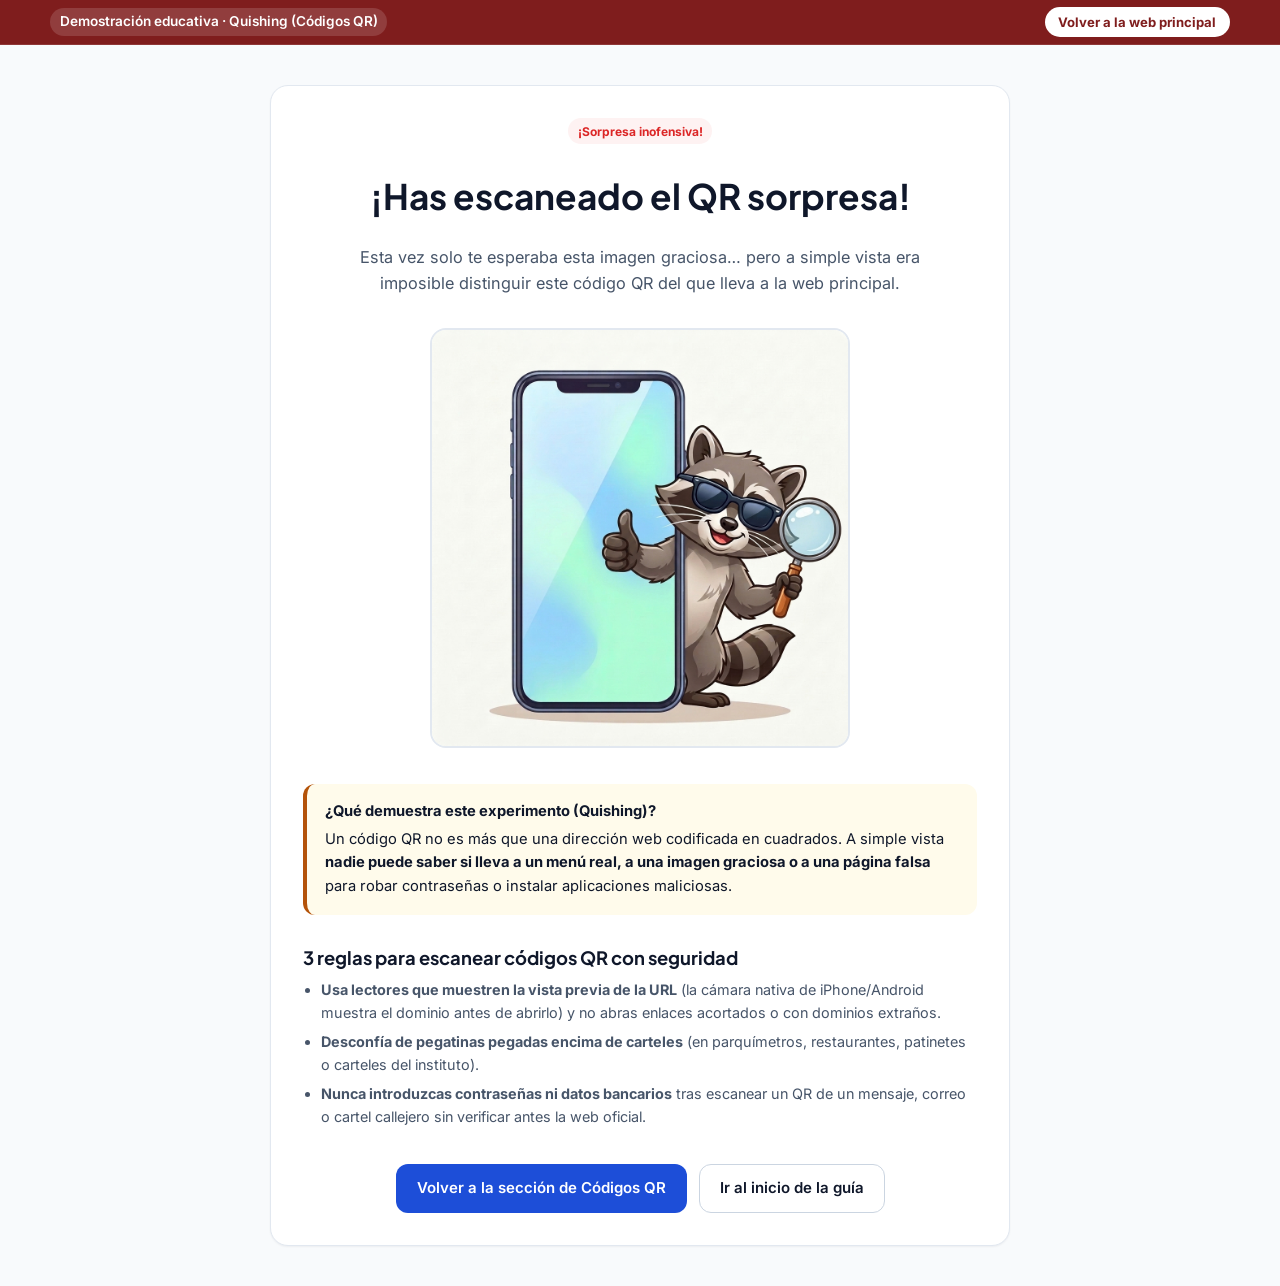
<file: sorpresa.html>
<!DOCTYPE html>
<html lang="es">
<head>
  <meta charset="UTF-8" />
  <meta name="viewport" content="width=device-width, initial-scale=1.0" />
  <title>¡Sorpresa QR! Demostración de Quishing | Familia Cibersegura</title>
  <link rel="preconnect" href="https://fonts.googleapis.com" />
  <link rel="preconnect" href="https://fonts.gstatic.com" crossorigin />
  <link href="https://fonts.googleapis.com/css2?family=Inter:wght@400;600;700&family=Plus+Jakarta+Sans:wght@700;800&display=swap" rel="stylesheet" />
  <link rel="stylesheet" href="css/styles.css" />
</head>
<body>
  <div class="sos-strip">
    <div class="container sos-strip-inner">
      <span class="sos-pill">Demostración educativa · Quishing (Códigos QR)</span>
      <a href="./" class="sos-btn" style="text-decoration:none;">Volver a la web principal</a>
    </div>
  </div>

  <main class="section" style="border-bottom:none;padding:2.5rem 0;">
    <div class="container" style="max-width:780px;">
      <div class="card" style="padding:2rem;text-align:center;">
        <span class="badge badge-high" style="margin:0 auto 0.75rem;">¡Sorpresa inofensiva!</span>
        <h1 style="font-family:var(--font-display);font-size:clamp(1.6rem,3vw,2.2rem);margin:0 0 0.5rem;">
          ¡Has escaneado el QR sorpresa!
        </h1>
        <p style="font-size:1.02rem;color:var(--text-secondary);margin:0 auto 1.25rem;max-width:56ch;">
          Esta vez solo te esperaba esta imagen graciosa… pero a simple vista era imposible distinguir este código QR del que lleva a la web principal.
        </p>

        <div style="max-width:420px;margin:0 auto 1.5rem;border-radius:16px;overflow:hidden;border:2px solid var(--border);background:#fff;">
          <img src="assets/sorpresa-qr.jpg" alt="Mapache con gafas de sol haciendo una broma detrás de un teléfono móvil" style="width:100%;height:auto;" />
        </div>

        <div class="callout warning" style="text-align:left;margin-bottom:1.25rem;">
          <strong>¿Qué demuestra este experimento (Quishing)?</strong>
          Un código QR no es más que una dirección web codificada en cuadrados. A simple vista <strong>nadie puede saber si lleva a un menú real, a una imagen graciosa o a una página falsa</strong> para robar contraseñas o instalar aplicaciones maliciosas.
        </div>

        <div style="text-align:left;">
          <h2 style="font-family:var(--font-display);font-size:1.15rem;margin:0 0 0.6rem;">3 reglas para escanear códigos QR con seguridad</h2>
          <ul class="card-list">
            <li><strong>Usa lectores que muestren la vista previa de la URL</strong> (la cámara nativa de iPhone/Android muestra el dominio antes de abrirlo) y no abras enlaces acortados o con dominios extraños.</li>
            <li><strong>Desconfía de pegatinas pegadas encima de carteles</strong> (en parquímetros, restaurantes, patinetes o carteles del instituto).</li>
            <li><strong>Nunca introduzcas contraseñas ni datos bancarios</strong> tras escanear un QR de un mensaje, correo o cartel callejero sin verificar antes la web oficial.</li>
          </ul>
        </div>

        <div style="margin-top:1.5rem;display:flex;justify-content:center;gap:0.75rem;flex-wrap:wrap;">
          <a href="./#quishing" class="btn btn-primary">Volver a la sección de Códigos QR</a>
          <a href="./" class="btn btn-outline">Ir al inicio de la guía</a>
        </div>
      </div>
    </div>
  </main>
</body>
</html>
</file>
<file: css/styles.css>
/* ==========================================================================
   Ciberseguridad Padres e Hijos — Estilos principales
   Diseño limpio, accesible, preparado para ponencia (proyector) e impresión
   ========================================================================== */

:root {
  --bg-page: #f8fafc;
  --bg-surface: #ffffff;
  --bg-muted: #f1f5f9;
  --bg-dark: #0f172a;
  --bg-dark-elevated: #1e293b;

  --text-main: #0f172a;
  --text-secondary: #475569;
  --text-muted: #64748b;
  --text-on-dark: #f8fafc;

  --primary: #1d4ed8;
  --primary-hover: #1e40af;
  --primary-soft: #eff6ff;

  --teal: #0d9488;
  --teal-soft: #f0fdfa;

  --danger: #dc2626;
  --danger-soft: #fef2f2;
  --warning: #b45309;
  --warning-soft: #fffbeb;
  --success: #15803d;
  --success-soft: #f0fdf4;

  --border: #e2e8f0;
  --border-strong: #cbd5e1;

  --radius-sm: 8px;
  --radius-md: 12px;
  --radius-lg: 18px;
  --radius-xl: 24px;

  --shadow-sm: 0 1px 2px rgba(15, 23, 42, 0.05);
  --shadow-md: 0 4px 16px rgba(15, 23, 42, 0.06);
  --shadow-lg: 0 12px 32px rgba(15, 23, 42, 0.1);

  --font-sans: 'Inter', system-ui, -apple-system, 'Segoe UI', Roboto, sans-serif;
  --font-display: 'Plus Jakarta Sans', 'Inter', system-ui, sans-serif;
}

*,
*::before,
*::after {
  box-sizing: border-box;
}

html {
  scroll-behavior: smooth;
  font-size: 16px;
}

body {
  margin: 0;
  font-family: var(--font-sans);
  color: var(--text-main);
  background: var(--bg-page);
  line-height: 1.6;
  -webkit-font-smoothing: antialiased;
}

img,
svg {
  display: block;
  max-width: 100%;
}

a {
  color: var(--primary);
  text-decoration: none;
}

a:hover {
  text-decoration: underline;
}

button {
  font-family: inherit;
  cursor: pointer;
}

/* Contenedor */
.container {
  width: 100%;
  max-width: 1220px;
  margin: 0 auto;
  padding: 0 1.25rem;
}

/* Barra superior de emergencia */
.sos-strip {
  background: #7f1d1d;
  color: #fef2f2;
  font-size: 0.85rem;
  padding: 0.45rem 0;
  border-bottom: 1px solid rgba(255, 255, 255, 0.12);
}

.sos-strip-inner {
  display: flex;
  flex-wrap: wrap;
  align-items: center;
  justify-content: space-between;
  gap: 0.75rem;
}

.sos-numbers {
  display: flex;
  flex-wrap: wrap;
  align-items: center;
  gap: 1rem;
}

.sos-pill {
  display: inline-flex;
  align-items: center;
  gap: 0.35rem;
  background: rgba(255, 255, 255, 0.14);
  padding: 0.18rem 0.6rem;
  border-radius: 999px;
  font-weight: 600;
  color: #ffffff;
}

.sos-btn {
  background: #ffffff;
  color: #7f1d1d;
  border: none;
  padding: 0.28rem 0.85rem;
  border-radius: 999px;
  font-weight: 700;
  font-size: 0.82rem;
  transition: transform 0.15s ease, background 0.15s ease;
}

.sos-btn:hover {
  background: #fee2e2;
  transform: translateY(-1px);
}

/* Header & Navegación */
.site-header {
  position: sticky;
  top: 0;
  z-index: 90;
  background: rgba(255, 255, 255, 0.94);
  backdrop-filter: blur(12px);
  border-bottom: 1px solid var(--border);
}

.header-inner {
  display: flex;
  align-items: center;
  justify-content: space-between;
  gap: 1rem;
  min-height: 68px;
}

.brand {
  display: flex;
  align-items: center;
  gap: 0.7rem;
  color: var(--text-main);
  font-family: var(--font-display);
  font-weight: 800;
  font-size: 1.05rem;
  line-height: 1.2;
}

.brand:hover {
  text-decoration: none;
}

.brand-icon {
  width: 38px;
  height: 38px;
  border-radius: 10px;
  background: linear-gradient(135deg, var(--primary), var(--teal));
  color: #ffffff;
  display: grid;
  place-items: center;
  flex-shrink: 0;
}

.brand-sub {
  display: block;
  font-size: 0.72rem;
  font-weight: 600;
  color: var(--text-muted);
  letter-spacing: 0.02em;
}

.nav-links {
  display: flex;
  align-items: center;
  gap: 0.2rem;
  flex-wrap: nowrap;
}

.nav-sep {
  width: 1px;
  height: 20px;
  background: var(--border-strong);
  margin: 0 0.3rem;
  flex-shrink: 0;
}

.nav-link {
  padding: 0.42rem 0.62rem;
  border-radius: var(--radius-sm);
  color: var(--text-secondary);
  font-size: 0.83rem;
  font-weight: 600;
  white-space: nowrap;
  transition: background 0.15s ease, color 0.15s ease;
}

.nav-link:hover,
.nav-link.active {
  background: var(--primary-soft);
  color: var(--primary);
  text-decoration: none;
}

.nav-link-tool {
  background: var(--bg-muted);
  color: var(--text-main);
}

.nav-link-tool:hover,
.nav-link-tool.active {
  background: var(--teal-soft);
  color: var(--teal);
}

.header-actions {
  display: flex;
  align-items: center;
  gap: 0.5rem;
  flex-shrink: 0;
}

.mobile-menu-btn {
  display: none;
  border: 1px solid var(--border);
  background: var(--bg-surface);
  border-radius: var(--radius-sm);
  padding: 0.45rem 0.65rem;
}

/* Hero */
.hero {
  background: radial-gradient(circle at 15% 20%, rgba(29, 78, 216, 0.28), transparent 45%),
    radial-gradient(circle at 85% 30%, rgba(13, 148, 136, 0.24), transparent 45%),
    var(--bg-dark);
  color: var(--text-on-dark);
  padding: 3.5rem 0 2.75rem;
}

.hero-grid {
  display: grid;
  grid-template-columns: 1.35fr 0.95fr;
  gap: 2.25rem;
  align-items: center;
}

.hero-eyebrow {
  display: inline-flex;
  align-items: center;
  gap: 0.5rem;
  background: rgba(255, 255, 255, 0.1);
  border: 1px solid rgba(255, 255, 255, 0.16);
  padding: 0.32rem 0.85rem;
  border-radius: 999px;
  font-size: 0.8rem;
  font-weight: 600;
  color: #bfdbfe;
  margin-bottom: 1rem;
}

.author-strip {
  background: #1e293b;
  color: #e2e8f0;
  font-size: 0.84rem;
  border-bottom: 1px solid rgba(255, 255, 255, 0.1);
  padding: 0.45rem 0;
}

.author-strip-inner {
  display: flex;
  flex-wrap: wrap;
  align-items: center;
  justify-content: space-between;
  gap: 0.65rem 1.25rem;
}

.author-name {
  font-weight: 700;
  color: #ffffff;
}

.author-links {
  display: flex;
  flex-wrap: wrap;
  align-items: center;
  gap: 0.65rem 1.1rem;
}

.author-link {
  display: inline-flex;
  align-items: center;
  gap: 0.35rem;
  color: #93c5fd;
  font-weight: 500;
}

.author-link:hover {
  color: #ffffff;
  text-decoration: underline;
}

.hero h1 {
  font-family: var(--font-display);
  font-size: clamp(1.9rem, 3.6vw, 2.9rem);
  line-height: 1.15;
  margin: 0 0 1rem;
  letter-spacing: -0.02em;
}

.hero-lead {
  font-size: 1.08rem;
  color: #cbd5e1;
  margin: 0 0 1.5rem;
  max-width: 62ch;
}

.hero-actions {
  display: flex;
  flex-wrap: wrap;
  gap: 0.6rem;
  margin-bottom: 1.5rem;
}

.hero-actions .btn {
  padding: 0.65rem 1rem;
  font-size: 0.88rem;
}

.btn {
  display: inline-flex;
  align-items: center;
  justify-content: center;
  gap: 0.45rem;
  padding: 0.72rem 1.25rem;
  border-radius: var(--radius-md);
  font-weight: 600;
  font-size: 0.94rem;
  border: 1px solid transparent;
  transition: all 0.15s ease;
}

.btn:hover {
  text-decoration: none;
}

.btn-primary {
  background: var(--primary);
  color: #ffffff;
}

.btn-primary:hover {
  background: var(--primary-hover);
}

.btn-teal {
  background: var(--teal);
  color: #ffffff;
}

.btn-teal:hover {
  background: #0f766e;
}

.btn-outline-light {
  background: rgba(255, 255, 255, 0.08);
  border-color: rgba(255, 255, 255, 0.25);
  color: #ffffff;
}

.btn-outline-light:hover {
  background: rgba(255, 255, 255, 0.16);
}

.btn-outline {
  background: var(--bg-surface);
  border-color: var(--border-strong);
  color: var(--text-main);
}

.btn-outline:hover {
  background: var(--bg-muted);
}

.btn-sm {
  padding: 0.45rem 0.85rem;
  font-size: 0.84rem;
  border-radius: var(--radius-sm);
}

.inline-link-btn {
  display: inline;
  background: none;
  border: none;
  padding: 0;
  color: var(--primary);
  font-weight: 700;
  font-size: inherit;
  text-decoration: underline;
  text-underline-offset: 2px;
  cursor: pointer;
}

.inline-link-btn:hover {
  color: var(--primary-hover);
}

.card-highlight {
  border-color: var(--primary) !important;
  box-shadow: 0 0 0 3px rgba(29, 78, 216, 0.2) !important;
}

/* Buscador global */
.hero-search-wrap {
  position: relative;
  max-width: 640px;
}

.hero-search-input {
  width: 100%;
  padding: 0.9rem 1rem 0.9rem 2.85rem;
  border-radius: var(--radius-md);
  border: 1px solid rgba(255, 255, 255, 0.22);
  background: rgba(15, 23, 42, 0.75);
  color: #ffffff;
  font-size: 0.96rem;
}

.hero-search-input::placeholder {
  color: #94a3b8;
}

.hero-search-icon {
  position: absolute;
  left: 0.95rem;
  top: 50%;
  transform: translateY(-50%);
  color: #94a3b8;
  pointer-events: none;
}

.search-results-box {
  margin-top: 0.65rem;
  background: var(--bg-surface);
  color: var(--text-main);
  border-radius: var(--radius-md);
  box-shadow: var(--shadow-lg);
  border: 1px solid var(--border);
  max-height: 320px;
  overflow-y: auto;
  display: none;
}

.search-results-box.open {
  display: block;
}

.search-result-item {
  display: flex;
  align-items: flex-start;
  justify-content: space-between;
  gap: 0.75rem;
  padding: 0.75rem 1rem;
  border-bottom: 1px solid var(--border);
  cursor: pointer;
}

.search-result-item:hover {
  background: var(--primary-soft);
}

.search-result-item:last-child {
  border-bottom: none;
}

/* Panel estadístico verificado (UNICEF España / USC / Red.es) */
.stats-card {
  background: rgba(30, 41, 59, 0.82);
  border: 1px solid rgba(255, 255, 255, 0.14);
  border-radius: var(--radius-lg);
  padding: 1.4rem;
}

.stats-card-title {
  font-size: 0.85rem;
  font-weight: 700;
  text-transform: uppercase;
  letter-spacing: 0.05em;
  color: #93c5fd;
  margin: 0 0 1rem;
}

.stats-grid {
  display: grid;
  grid-template-columns: repeat(2, 1fr);
  gap: 0.9rem;
}

.stat-item {
  background: rgba(15, 23, 42, 0.65);
  border: 1px solid rgba(255, 255, 255, 0.08);
  border-radius: var(--radius-md);
  padding: 0.85rem;
}

.stat-value {
  font-family: var(--font-display);
  font-size: 1.65rem;
  font-weight: 800;
  color: #ffffff;
  line-height: 1.1;
}

.stat-label {
  font-size: 0.8rem;
  color: #cbd5e1;
  margin-top: 0.25rem;
}

.stats-source {
  margin-top: 0.85rem;
  font-size: 0.76rem;
  color: #94a3b8;
}

/* Índice rápido de los 7 bloques */
.roadmap-bar {
  background: var(--bg-surface);
  border-bottom: 1px solid var(--border);
  padding: 0.9rem 0 1.05rem;
}

.roadmap-grid {
  display: grid;
  grid-template-columns: repeat(7, minmax(130px, 1fr));
  gap: 0.6rem;
  overflow-x: auto;
  padding: 6px 4px;
  margin: -6px -4px;
}

.roadmap-item {
  display: flex;
  flex-direction: column;
  gap: 0.2rem;
  padding: 0.65rem 0.75rem;
  border-radius: var(--radius-md);
  border: 1px solid var(--border);
  background: var(--bg-page);
  color: var(--text-main);
  transition: all 0.15s ease;
}

.roadmap-item:hover {
  border-color: var(--primary);
  background: var(--primary-soft);
  text-decoration: none;
  transform: translateY(-2px);
}

.roadmap-extras {
  display: flex;
  flex-wrap: wrap;
  align-items: center;
  gap: 0.55rem;
  margin-top: 0.75rem;
  padding-top: 0.75rem;
  border-top: 1px dashed var(--border);
}

.roadmap-extras-label {
  font-size: 0.76rem;
  font-weight: 800;
  text-transform: uppercase;
  letter-spacing: 0.04em;
  color: var(--text-muted);
  margin-right: 0.25rem;
}

.roadmap-chip {
  display: inline-flex;
  align-items: center;
  gap: 0.35rem;
  padding: 0.34rem 0.8rem;
  border-radius: 999px;
  border: 1px solid var(--border-strong);
  background: var(--bg-page);
  color: var(--text-main);
  font-size: 0.82rem;
  font-weight: 700;
  transition: all 0.15s ease;
}

.roadmap-chip:hover {
  border-color: var(--teal);
  background: var(--teal-soft);
  color: var(--teal);
  text-decoration: none;
}

.roadmap-num {
  font-size: 0.72rem;
  font-weight: 800;
  color: var(--primary);
  text-transform: uppercase;
}

.roadmap-title {
  font-size: 0.82rem;
  font-weight: 700;
  line-height: 1.25;
}

/* Secciones principales */
.section {
  padding: 3.25rem 0;
  border-bottom: 1px solid var(--border);
}

.section:nth-of-type(even) {
  background: var(--bg-surface);
}

.section-header {
  display: flex;
  flex-wrap: wrap;
  align-items: flex-end;
  justify-content: space-between;
  gap: 1rem;
  margin-bottom: 1.75rem;
}

.section-badge {
  display: inline-flex;
  align-items: center;
  gap: 0.4rem;
  font-size: 0.78rem;
  font-weight: 800;
  text-transform: uppercase;
  letter-spacing: 0.05em;
  color: var(--primary);
  background: var(--primary-soft);
  padding: 0.3rem 0.75rem;
  border-radius: 999px;
  margin-bottom: 0.55rem;
}

.section-badge.teal {
  color: var(--teal);
  background: var(--teal-soft);
}

.section-badge.danger {
  color: var(--danger);
  background: var(--danger-soft);
}

.section h2 {
  font-family: var(--font-display);
  font-size: clamp(1.45rem, 2.6vw, 2rem);
  margin: 0 0 0.4rem;
  line-height: 1.2;
}

.section-desc {
  color: var(--text-secondary);
  margin: 0;
  max-width: 72ch;
}

/* Filtros / Tabs */
.filter-bar {
  display: flex;
  flex-wrap: wrap;
  gap: 0.5rem;
  margin-bottom: 1.35rem;
}

.filter-btn {
  border: 1px solid var(--border-strong);
  background: var(--bg-surface);
  color: var(--text-secondary);
  padding: 0.45rem 0.9rem;
  border-radius: 999px;
  font-size: 0.85rem;
  font-weight: 600;
  transition: all 0.15s ease;
}

.filter-btn:hover {
  border-color: var(--primary);
  color: var(--primary);
}

.filter-btn.active {
  background: var(--primary);
  border-color: var(--primary);
  color: #ffffff;
}

/* Grids y Tarjetas */
.grid-2 {
  display: grid;
  grid-template-columns: repeat(2, minmax(0, 1fr));
  gap: 1.25rem;
}

.grid-3 {
  display: grid;
  grid-template-columns: repeat(3, minmax(0, 1fr));
  gap: 1.25rem;
}

.grid-4 {
  display: grid;
  grid-template-columns: repeat(4, minmax(0, 1fr));
  gap: 1rem;
}

.card {
  background: var(--bg-surface);
  border: 1px solid var(--border);
  border-radius: var(--radius-lg);
  padding: 1.3rem;
  box-shadow: var(--shadow-sm);
  display: flex;
  flex-direction: column;
  gap: 0.75rem;
}

.section:nth-of-type(even) .card {
  background: var(--bg-page);
}

.card-top {
  display: flex;
  align-items: flex-start;
  justify-content: space-between;
  gap: 0.75rem;
}

.card h3 {
  font-family: var(--font-display);
  font-size: 1.1rem;
  margin: 0;
  line-height: 1.3;
}

.card p {
  margin: 0;
  color: var(--text-secondary);
  font-size: 0.93rem;
}

/* Etiquetas */
.tag-row {
  display: flex;
  flex-wrap: wrap;
  gap: 0.4rem;
}

.badge {
  display: inline-flex;
  align-items: center;
  gap: 0.3rem;
  padding: 0.2rem 0.6rem;
  border-radius: 999px;
  font-size: 0.75rem;
  font-weight: 700;
}

.badge-high {
  background: var(--danger-soft);
  color: var(--danger);
}

.badge-med {
  background: var(--warning-soft);
  color: var(--warning);
}

.badge-low {
  background: var(--success-soft);
  color: var(--success);
}

.badge-info {
  background: var(--primary-soft);
  color: var(--primary);
}

.badge-teal {
  background: var(--teal-soft);
  color: var(--teal);
}

.card-list {
  margin: 0;
  padding-left: 1.1rem;
  color: var(--text-secondary);
  font-size: 0.9rem;
}

.card-list li + li {
  margin-top: 0.35rem;
}

.callout {
  border-radius: var(--radius-md);
  padding: 1rem 1.15rem;
  border-left: 4px solid var(--primary);
  background: var(--primary-soft);
  color: var(--text-main);
  font-size: 0.92rem;
}

.callout.warning {
  border-left-color: var(--warning);
  background: var(--warning-soft);
}

.callout.danger {
  border-left-color: var(--danger);
  background: var(--danger-soft);
}

.callout.teal {
  border-left-color: var(--teal);
  background: var(--teal-soft);
}

.callout > strong:first-child {
  display: block;
  margin-bottom: 0.25rem;
}

/* Bloque 1: Subsección de cuentas ocultas y mecánicas */
.mechanics-grid {
  display: grid;
  grid-template-columns: repeat(3, minmax(0, 1fr));
  gap: 1rem;
  margin-top: 1.75rem;
}

/* Bloque 4: Configurador móvil con checklist */
.tabs-nav {
  display: flex;
  flex-wrap: wrap;
  gap: 0.5rem;
  border-bottom: 2px solid var(--border);
  padding-bottom: 0.75rem;
  margin-bottom: 1.35rem;
}

.tab-btn {
  border: none;
  background: var(--bg-muted);
  color: var(--text-secondary);
  padding: 0.55rem 1rem;
  border-radius: var(--radius-sm);
  font-weight: 700;
  font-size: 0.88rem;
}

.tab-btn.active {
  background: var(--primary);
  color: #ffffff;
}

.checklist-progress {
  display: flex;
  align-items: center;
  justify-content: space-between;
  gap: 1rem;
  background: var(--bg-surface);
  border: 1px solid var(--border);
  padding: 0.85rem 1.1rem;
  border-radius: var(--radius-md);
  margin-bottom: 1.25rem;
}

.progress-track {
  flex: 1;
  height: 10px;
  background: var(--bg-muted);
  border-radius: 999px;
  overflow: hidden;
}

.progress-fill {
  height: 100%;
  background: linear-gradient(90deg, var(--primary), var(--teal));
  width: 0%;
  transition: width 0.25s ease;
}

.check-item {
  display: flex;
  align-items: flex-start;
  gap: 0.75rem;
  padding: 0.85rem;
  border-radius: var(--radius-md);
  border: 1px solid var(--border);
  background: var(--bg-surface);
  cursor: pointer;
}

.check-item:hover {
  border-color: var(--primary);
}

.check-item input[type="checkbox"] {
  width: 19px;
  height: 19px;
  margin-top: 2px;
  accent-color: var(--teal);
  flex-shrink: 0;
}

.check-item.checked {
  background: var(--teal-soft);
  border-color: #99f6e4;
}

.check-item.checked .check-title {
  text-decoration: line-through;
  color: var(--text-muted);
}

/* Bloque 5: Detector de señales */
.detector-summary {
  background: var(--bg-surface);
  border: 2px solid var(--border-strong);
  border-radius: var(--radius-lg);
  padding: 1.3rem;
  margin-top: 1.25rem;
}

/* Talleres prácticos */
.workshop-tabs {
  display: grid;
  grid-template-columns: repeat(4, minmax(0, 1fr));
  gap: 0.75rem;
  margin-bottom: 1.5rem;
}

.workshop-tab {
  text-align: left;
  padding: 0.9rem 1rem;
  border-radius: var(--radius-md);
  border: 1px solid var(--border-strong);
  background: var(--bg-surface);
  transition: all 0.15s ease;
}

.workshop-tab.active {
  border-color: var(--teal);
  background: var(--teal-soft);
  box-shadow: var(--shadow-sm);
}

.workshop-tab small {
  display: block;
  font-weight: 700;
  color: var(--teal);
  text-transform: uppercase;
  font-size: 0.72rem;
}

.workshop-tab span {
  font-weight: 700;
  font-size: 0.92rem;
  color: var(--text-main);
}

.workshop-panel {
  background: var(--bg-surface);
  border: 1px solid var(--border);
  border-radius: var(--radius-lg);
  padding: 1.5rem;
  box-shadow: var(--shadow-md);
}

/* Pacto Digital Familiar */
.pacto-form-grid {
  display: grid;
  grid-template-columns: 1fr 1.2fr;
  gap: 1.5rem;
}

.form-group {
  margin-bottom: 0.9rem;
}

.form-group label {
  display: block;
  font-size: 0.85rem;
  font-weight: 700;
  margin-bottom: 0.3rem;
}

.form-control {
  width: 100%;
  padding: 0.6rem 0.75rem;
  border-radius: var(--radius-sm);
  border: 1px solid var(--border-strong);
  font-family: inherit;
  font-size: 0.92rem;
  background: #ffffff;
}

.pacto-preview {
  background: #fffdf7;
  border: 2px solid #cbd5e1;
  border-radius: var(--radius-md);
  padding: 1.5rem;
}

.pacto-preview h4 {
  font-family: var(--font-display);
  margin: 0 0 0.5rem;
  font-size: 1.25rem;
  color: var(--bg-dark);
}

.pacto-signatures {
  display: grid;
  grid-template-columns: 1fr 1fr;
  gap: 1.25rem;
  margin-top: 1.5rem;
  padding-top: 1rem;
  border-top: 1px dashed var(--border-strong);
}

.sig-line {
  border-bottom: 1px solid var(--text-muted);
  height: 28px;
  margin-bottom: 0.3rem;
}

/* Simulacro interactivo */
.scenario-card {
  border: 1px solid var(--border);
  border-radius: var(--radius-md);
  padding: 1.2rem;
  background: var(--bg-page);
}

.scenario-options {
  display: grid;
  gap: 0.55rem;
  margin-top: 0.85rem;
}

.scenario-opt {
  text-align: left;
  padding: 0.75rem 1rem;
  border-radius: var(--radius-sm);
  border: 1px solid var(--border-strong);
  background: #ffffff;
  font-size: 0.9rem;
  transition: all 0.15s ease;
}

.scenario-opt:hover {
  border-color: var(--primary);
  background: var(--primary-soft);
}

.scenario-opt.is-correct {
  border-color: var(--success);
  background: var(--success-soft);
}

.scenario-opt.is-wrong {
  border-color: var(--danger);
  background: var(--danger-soft);
}

.scenario-feedback {
  margin-top: 0.85rem;
  padding: 0.85rem;
  border-radius: var(--radius-sm);
  font-size: 0.9rem;
}

/* Videoteca YouTube */
.video-card {
  background: var(--bg-surface);
  border: 1px solid var(--border);
  border-radius: var(--radius-lg);
  overflow: hidden;
  display: flex;
  flex-direction: column;
  box-shadow: var(--shadow-sm);
  transition: transform 0.15s ease, box-shadow 0.15s ease;
}

.video-card:hover {
  transform: translateY(-2px);
  box-shadow: var(--shadow-md);
}

.video-thumb-wrap {
  position: relative;
  aspect-ratio: 16 / 9;
  background: #0f172a;
  overflow: hidden;
}

.video-thumb-wrap img {
  width: 100%;
  height: 100%;
  object-fit: cover;
}

.video-play-badge {
  position: absolute;
  inset: 0;
  display: grid;
  place-items: center;
  background: rgba(15, 23, 42, 0.25);
  transition: background 0.15s ease;
}

.video-card:hover .video-play-badge {
  background: rgba(15, 23, 42, 0.1);
}

.play-circle {
  width: 52px;
  height: 52px;
  border-radius: 50%;
  background: rgba(220, 38, 38, 0.94);
  color: #ffffff;
  display: grid;
  place-items: center;
  box-shadow: 0 4px 16px rgba(0, 0, 0, 0.35);
}

.video-body {
  padding: 1rem 1.15rem 1.2rem;
  display: flex;
  flex-direction: column;
  gap: 0.45rem;
  flex: 1;
}

.video-channel {
  font-size: 0.78rem;
  font-weight: 700;
  color: var(--teal);
  text-transform: uppercase;
  letter-spacing: 0.03em;
}

.video-title {
  font-family: var(--font-display);
  font-size: 0.98rem;
  font-weight: 700;
  line-height: 1.35;
  margin: 0;
  color: var(--text-main);
}

.video-actions {
  margin-top: auto;
  padding-top: 0.65rem;
  display: flex;
  gap: 0.5rem;
}

/* Modal Reproductor / Emergencia */
.modal-backdrop {
  position: fixed;
  inset: 0;
  z-index: 200;
  background: rgba(15, 23, 42, 0.72);
  backdrop-filter: blur(4px);
  display: none;
  align-items: center;
  justify-content: center;
  padding: 1.25rem;
}

.modal-backdrop.open {
  display: flex;
}

.modal-dialog {
  background: var(--bg-surface);
  border-radius: var(--radius-lg);
  width: 100%;
  max-width: 820px;
  max-height: 90vh;
  overflow-y: auto;
  box-shadow: var(--shadow-lg);
}

.modal-header {
  display: flex;
  align-items: center;
  justify-content: space-between;
  gap: 1rem;
  padding: 1rem 1.25rem;
  border-bottom: 1px solid var(--border);
}

.modal-body {
  padding: 1.25rem;
}

.modal-close {
  border: 1px solid var(--border);
  background: var(--bg-muted);
  border-radius: var(--radius-sm);
  padding: 0.35rem 0.7rem;
  font-weight: 700;
}

.iframe-16-9 {
  position: relative;
  width: 100%;
  aspect-ratio: 16 / 9;
  background: #000;
  border-radius: var(--radius-md);
  overflow: hidden;
}

.iframe-16-9 iframe {
  position: absolute;
  inset: 0;
  width: 100%;
  height: 100%;
  border: 0;
}

/* Acordeón FAQ / Ponente */
.accordion-item {
  border: 1px solid var(--border);
  border-radius: var(--radius-md);
  background: var(--bg-surface);
  overflow: hidden;
}

.accordion-item + .accordion-item {
  margin-top: 0.65rem;
}

.accordion-trigger {
  width: 100%;
  text-align: left;
  background: none;
  border: none;
  padding: 1rem 1.15rem;
  font-weight: 700;
  font-size: 0.96rem;
  color: var(--text-main);
  display: flex;
  align-items: center;
  justify-content: space-between;
  gap: 1rem;
}

.accordion-content {
  padding: 0 1.15rem 1rem;
  color: var(--text-secondary);
  font-size: 0.92rem;
  display: none;
}

.accordion-item.open .accordion-content {
  display: block;
}

/* Footer */
.site-footer {
  background: var(--bg-dark);
  color: #cbd5e1;
  padding: 2.5rem 0;
  font-size: 0.88rem;
}

.footer-grid {
  display: grid;
  grid-template-columns: 1.5fr 1fr 1fr;
  gap: 2rem;
}

.site-footer h4 {
  color: #ffffff;
  margin: 0 0 0.75rem;
  font-family: var(--font-display);
}

.site-footer a {
  color: #93c5fd;
}

.footer-author {
  margin-top: 2rem;
  padding-top: 1.25rem;
  border-top: 1px solid rgba(255, 255, 255, 0.14);
  display: flex;
  flex-wrap: wrap;
  align-items: center;
  justify-content: space-between;
  gap: 0.75rem 1.5rem;
}

/* Responsive */
@media (max-width: 1120px) {
  .nav-links {
    display: none;
  }

  .nav-links.mobile-open {
    display: flex;
    flex-direction: column;
    align-items: stretch;
    position: absolute;
    top: 68px;
    left: 0;
    right: 0;
    background: var(--bg-surface);
    border-bottom: 1px solid var(--border);
    padding: 0.75rem 1.25rem;
    box-shadow: var(--shadow-md);
    max-height: 75vh;
    overflow-y: auto;
  }

  .nav-sep {
    width: 100%;
    height: 1px;
    margin: 0.35rem 0;
  }

  .mobile-menu-btn {
    display: inline-flex;
  }
}

@media (max-width: 980px) {
  .hero-grid,
  .pacto-form-grid,
  .footer-grid {
    grid-template-columns: 1fr;
  }

  .grid-3,
  .mechanics-grid {
    grid-template-columns: repeat(2, minmax(0, 1fr));
  }

  .grid-4,
  .workshop-tabs {
    grid-template-columns: repeat(2, minmax(0, 1fr));
  }
}

@media (max-width: 640px) {
  .grid-2,
  .grid-3,
  .grid-4,
  .mechanics-grid,
  .workshop-tabs,
  .stats-grid,
  .pacto-signatures {
    grid-template-columns: 1fr;
  }
}

/* Impresión limpia (especialmente para el Pacto Digital Familiar) */
@media print {
  .sos-strip,
  .site-header,
  .hero,
  .roadmap-bar,
  .filter-bar,
  .workshop-tabs,
  .no-print,
  .site-footer {
    display: none !important;
  }

  body {
    background: #ffffff;
  }

  .pacto-preview {
    border: 2px solid #000000;
    box-shadow: none;
  }
}
</file>
